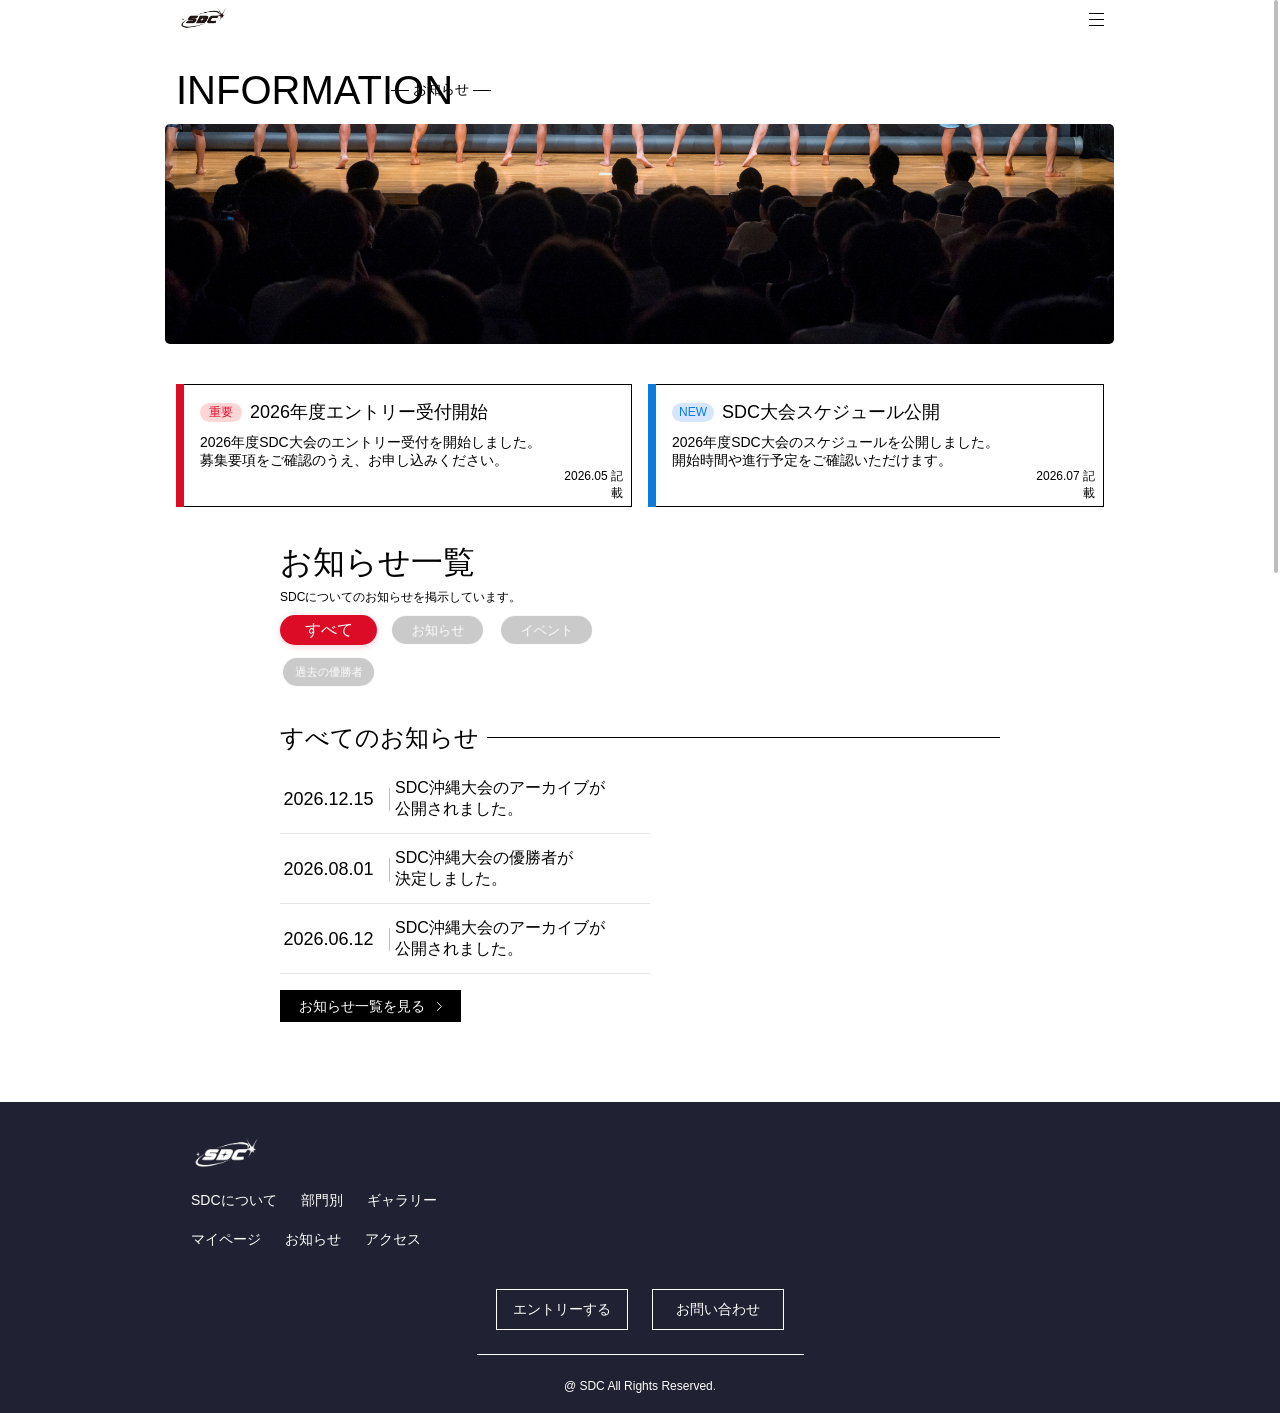
<file: pilliod/お知らせ/news.html>
<!doctype html>
<html lang="ja">
  <head>
    <meta charset="UTF-8" />
    <meta name="viewport" content="width=device-width, initial-scale=1.0" />
    <meta
      name="description"
      content="SDCの大会情報、イベント、過去の優勝者に関するお知らせをご案内します。"
    />
    <title>お知らせ | SDC</title>
    <link rel="stylesheet" href="css/style.css" />
  </head>
  <body>
    <div class="overlay-scrollbar" aria-hidden="true">
      <div class="overlay-scrollbar__thumb"></div>
    </div>
    <header class="site-header">
      <div class="header-bar">
        <a class="header-logo" href="#" aria-label="SDC ホーム">
          <img src="images/1261c.png" alt="SDC" />
        </a>
        <button
          class="menu-button"
          type="button"
          aria-label="メニューを開く"
          aria-expanded="false"
          aria-controls="global-menu"
        >
          <span></span>
          <span></span>
          <span></span>
        </button>
      </div>

      <nav class="drawer" id="global-menu" aria-label="グローバルナビゲーション" aria-hidden="true">
        <a href="#about">SDCについて</a>
        <a href="../index.html">
           部門別
        </a>
        <a href="#gallery">ギャラリー</a>
        <a href="#mypage">マイページ</a>
        <a href="#news">お知らせ</a>
        <a href="../問い合わせ/Inquiry.html">
           問い合わせ
        </a>
      </nav>

      <div class="page-title">
        <h1>INFORMATION</h1>
        <p>
          <img src="images/bc0ef.svg" alt="" />
          お知らせ
          <img src="images/bc0ef.svg" alt="" />
        </p>
      </div>
      <div class="hero-image">
        <img src="images/26fd7.png" alt="SDC大会会場の観客席" />
      </div>
    </header>

    <main>
      <section class="featured-news" aria-label="注目のお知らせ">
        <article class="feature-card feature-card--important">
          <div class="feature-card__body">
            <div class="feature-card__heading">
              <span class="badge badge--important">重要</span>
              <h2>2026年度エントリー受付開始</h2>
            </div>
            <p>
              2026年度SDC大会のエントリー受付を開始しました。<br />
              募集要項をご確認のうえ、お申し込みください。
            </p>
            <time datetime="2026-05">2026.05 記載</time>
          </div>
        </article>

        <article class="feature-card feature-card--new">
          <div class="feature-card__body">
            <div class="feature-card__heading">
              <span class="badge badge--new">NEW</span>
              <h2>SDC大会スケジュール公開</h2>
            </div>
            <p>
              2026年度SDC大会のスケジュールを公開しました。<br />
              開始時間や進行予定をご確認いただけます。
            </p>
            <time datetime="2026-07">2026.07 記載</time>
          </div>
        </article>
      </section>

      <section class="news-section" id="news">
        <header class="news-intro">
          <h2>お知らせ一覧</h2>
          <p>SDCについてのお知らせを掲示しています。</p>
        </header>

        <div class="filters" role="group" aria-label="お知らせの絞り込み">
          <button class="filter is-active" type="button" data-filter="all" aria-pressed="true">
            すべて
          </button>
          <button class="filter" type="button" data-filter="notice" aria-pressed="false">
            お知らせ
          </button>
          <button class="filter" type="button" data-filter="event" aria-pressed="false">
            イベント
          </button>
          <button class="filter" type="button" data-filter="archive" aria-pressed="false">
            過去の優勝者
          </button>
        </div>

        <div class="news-list-wrap">
          <div class="section-heading">
            <h3 id="list-title">すべてのお知らせ</h3>
            <img src="images/61fc2.svg" alt="" />
          </div>
          <div class="news-list" id="news-list" aria-live="polite">
            <a class="news-item" href="#" data-category="notice">
              <time datetime="2026-12-15">2026.12.15</time>
              <img class="news-item__divider" src="images/c661d.svg" alt="" />
              <span>SDC沖縄大会のアーカイブが<br />公開されました。</span>
              <img class="news-item__line" src="images/0e776.svg" alt="" />
            </a>
            <a class="news-item" href="#" data-category="archive">
              <time datetime="2026-08-01">2026.08.01</time>
              <img class="news-item__divider" src="images/c661d.svg" alt="" />
              <span>SDC沖縄大会の優勝者が<br />決定しました。</span>
              <img class="news-item__line" src="images/0e776.svg" alt="" />
            </a>
            <a class="news-item" href="#" data-category="event">
              <time datetime="2026-06-12">2026.06.12</time>
              <img class="news-item__divider" src="images/c661d.svg" alt="" />
              <span>SDC沖縄大会のアーカイブが<br />公開されました。</span>
              <img class="news-item__line" src="images/0e776.svg" alt="" />
            </a>
          </div>
          <a class="more-link" href="#">
            お知らせ一覧を見る
            <img src="images/1cf8b.svg" alt="" />
          </a>
        </div>
      </section>
    </main>

    <footer class="site-footer">
      <div class="footer-inner">
        <a class="footer-logo" href="#" aria-label="SDC ホーム">
          <img src="images/7834b.png" alt="SDC" />
        </a>
        <nav class="footer-nav" aria-label="フッターナビゲーション">
          <a href="#about">SDCについて</a>
          <a href="#department">部門別</a>
          <a href="#gallery">ギャラリー</a>
          <a href="#mypage">マイページ</a>
          <a href="#news">お知らせ</a>
          <a href="#access">アクセス</a>
        </nav>
        <div class="footer-actions">
          <a href="#entry">エントリーする</a>
          <a href="#contact">お問い合わせ</a>
        </div>
        <img class="footer-rule" src="images/17d75.svg" alt="" />
        <p class="copyright">@ SDC All Rights Reserved.</p>
      </div>
    </footer>
    <script src="js/script.js"></script>
  </body>
</html>
</file>
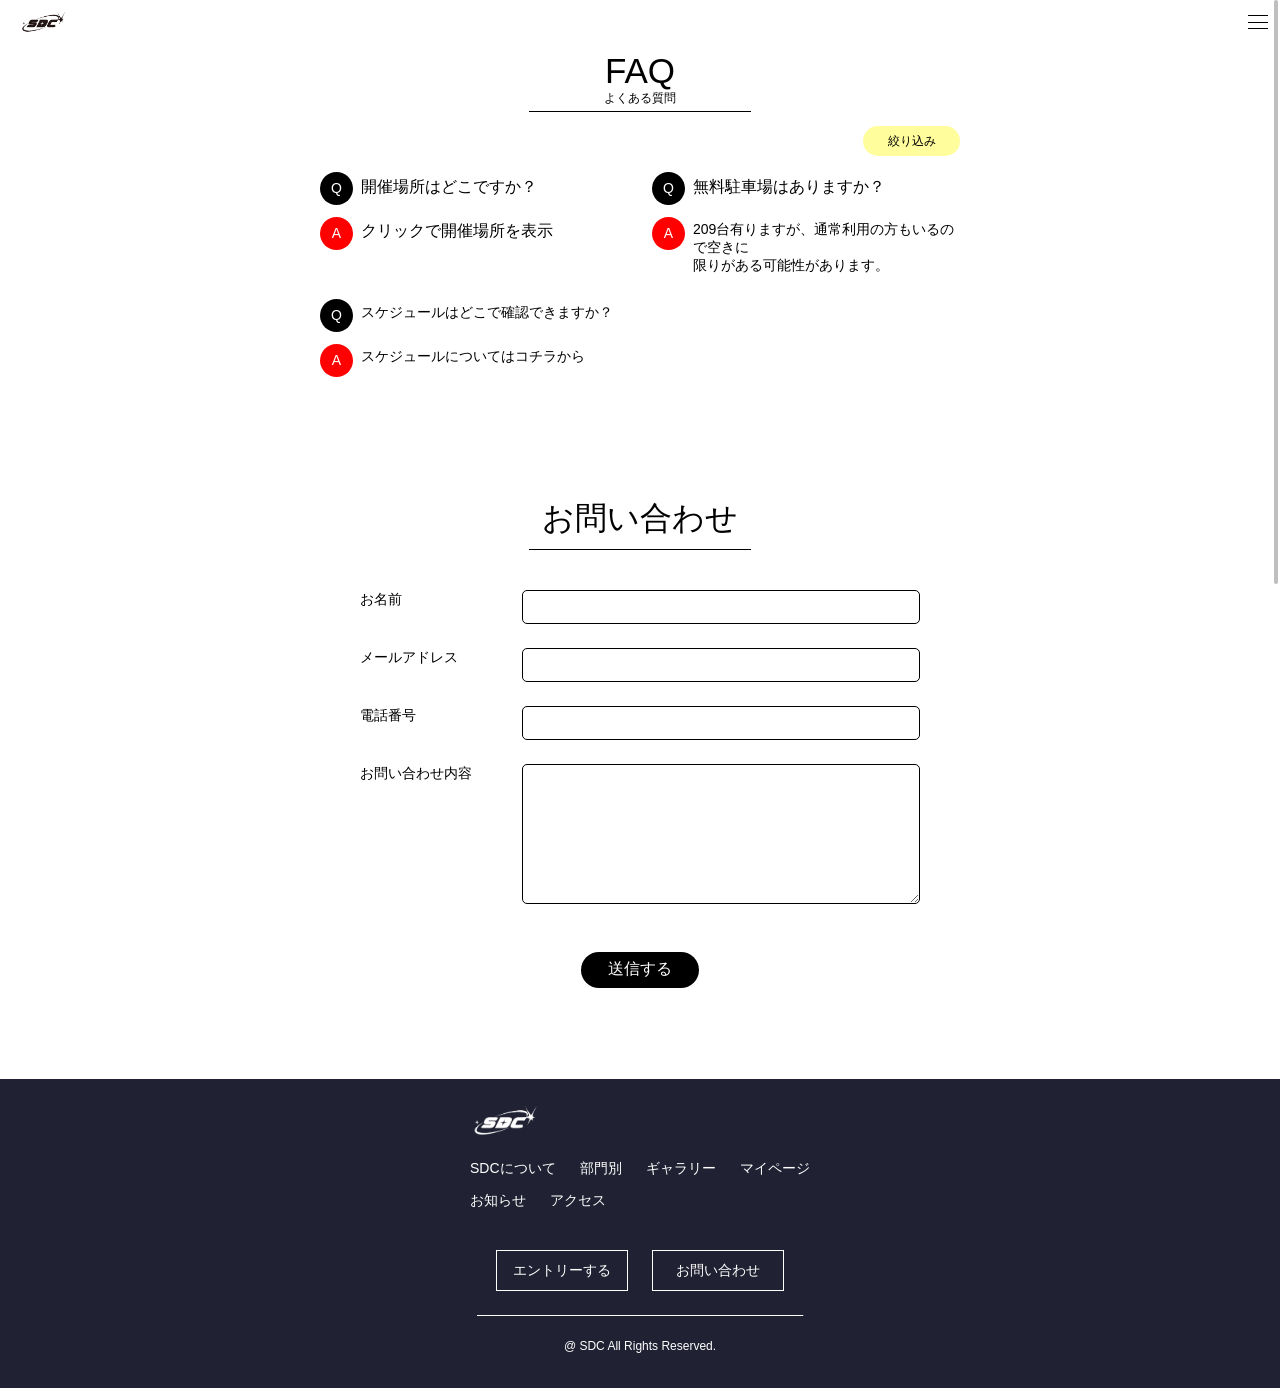
<file: pilliod/問い合わせ/Inquiry.html>
<!doctype html>
<html lang="ja">
  <head>
    <meta charset="UTF-8" />
    <meta name="viewport" content="width=device-width, initial-scale=1.0" />
    <title>FAQ・お問い合わせ | SDC</title>
    <link rel="stylesheet" href="css/style.css" />
  </head>
  <body>
    <header class="site-header">
      <a
        class="header-home"
        role="link"
        tabindex="0"
        aria-label="SDC ホーム"
        aria-disabled="true"
        title="リンク先未設定"
        data-unconfigured-label="SDC ホーム"
      >
        <img class="header-logo" src="images/1261c.png" alt="SDC" />
      </a>
      <button
        class="menu-button"
        type="button"
        aria-label="メニューを開く"
        aria-expanded="false"
        aria-controls="global-menu"
        data-menu-button
      >
        <span class="menu-icon" aria-hidden="true">
          <span class="menu-icon__line"></span>
          <span class="menu-icon__line"></span>
          <span class="menu-icon__line"></span>
        </span>
      </button>
      <nav
        class="menu-panel"
        id="global-menu"
        aria-label="メインメニュー"
        aria-hidden="true"
        data-menu
        inert
      >
        <a
          role="link"
          tabindex="0"
          aria-disabled="true"
          title="リンク先未設定"
          data-unconfigured-label="SDCについて"
          >SDCについて</a
        >
        <a href="../index.html">
           部門別
        </a>
        <a
          role="link"
          tabindex="0"
          aria-disabled="true"
          title="リンク先未設定"
          data-unconfigured-label="ギャラリー"
          >ギャラリー</a
        >
        <a
          role="link"
          tabindex="0"
          aria-disabled="true"
          title="リンク先未設定"
          data-unconfigured-label="マイページ"
          >マイページ</a
        >
        <a href="../お知らせ/news.html">
           お知らせ
        </a>
        <a
          role="link"
          tabindex="0"
          aria-disabled="true"
          title="リンク先未設定"
          data-unconfigured-label="アクセス"
          >アクセス</a
        >
      </nav>
    </header>

    <main>
      <h1 class="page-title">FAQ</h1>
      <div class="page-subtitle">
        <span>よくある質問</span>
        <img src="images/a4128.svg" alt="" />
      </div>

      <section class="faq-section" id="faq" aria-label="よくある質問">
        <div class="faq-toolbar">
          <button
            class="filter-button"
            type="button"
            aria-expanded="false"
            aria-controls="faq-question-sheet"
            data-filter-button
          >
            絞り込み
          </button>
        </div>

        <div class="faq-list">
          <article class="faq-item">
            <div class="faq-row">
              <span class="marker" aria-hidden="true">
                <img src="images/9efcd.svg" alt="" />
                <span>Q</span>
              </span>
              <h2 class="question-text">開催場所はどこですか？</h2>
            </div>
            <div class="faq-row" data-answer>
              <span class="marker" aria-hidden="true">
                <img src="images/e1288.svg" alt="" />
                <span>A</span>
              </span>
              <button
                class="location-answer"
                type="button"
                aria-disabled="true"
                title="開催場所情報未設定"
                data-unconfigured-label="開催場所の表示"
              >
                クリックで開催場所を表示
              </button>
            </div>
          </article>

          <article class="faq-item">
            <div class="faq-row">
              <span class="marker" aria-hidden="true">
                <img src="images/22210.svg" alt="" />
                <span>Q</span>
              </span>
              <h2 class="question-text">無料駐車場はありますか？</h2>
            </div>
            <div class="faq-row" data-answer>
              <span class="marker" aria-hidden="true">
                <img src="images/8cc60.svg" alt="" />
                <span>A</span>
              </span>
              <p class="answer-text">
                209台有りますが、通常利用の方もいるので空きに<br />限りがある可能性があります。
              </p>
            </div>
          </article>

          <article class="faq-item">
            <div class="faq-row">
              <span class="marker" aria-hidden="true">
                <img src="images/3a028.svg" alt="" />
                <span>Q</span>
              </span>
              <h2 class="question-text">スケジュールはどこで確認できますか？</h2>
            </div>
            <div class="faq-row" data-answer>
              <span class="marker" aria-hidden="true">
                <img src="images/4d90b.svg" alt="" />
                <span>A</span>
              </span>
              <p class="answer-text">スケジュールについてはコチラから</p>
            </div>
          </article>
        </div>
      </section>

      <section class="contact-section" id="contact" aria-labelledby="contact-title">
        <div class="contact-heading">
          <h2 id="contact-title">お問い合わせ</h2>
          <img src="images/a4128.svg" alt="" />
        </div>

        <form class="contact-form" data-contact-form>
          <div class="form-fields">
            <div class="field">
              <label for="name">お名前</label>
              <input id="name" name="name" autocomplete="name" required />
            </div>
            <div class="field">
              <label for="email">メールアドレス</label>
              <input id="email" name="email" type="email" autocomplete="email" required />
            </div>
            <div class="field">
              <label for="tel">電話番号</label>
              <input id="tel" name="tel" type="tel" autocomplete="tel" required />
            </div>
            <div class="field">
              <label for="message">お問い合わせ内容</label>
              <textarea id="message" name="message" required></textarea>
            </div>
          </div>
          <button class="submit-button" type="submit">送信する</button>
          <p class="form-status" role="status" aria-live="polite" data-form-status></p>
        </form>
      </section>
    </main>

    <div class="faq-sheet" id="faq-question-sheet" aria-hidden="true" data-faq-sheet inert>
      <button
        class="faq-sheet__backdrop"
        type="button"
        tabindex="-1"
        aria-label="質問一覧を閉じる"
        data-faq-sheet-close
      ></button>
      <section
        class="faq-sheet__panel"
        role="dialog"
        aria-modal="true"
        aria-labelledby="faq-sheet-title"
      >
        <header class="faq-sheet__header">
          <h2 id="faq-sheet-title">質問一覧</h2>
          <button class="faq-sheet__close" type="button" data-faq-sheet-close>閉じる</button>
        </header>
        <div class="faq-sheet__list" data-faq-sheet-list></div>
      </section>
    </div>

    <footer class="site-footer" id="footer">
      <div class="footer-inner">
        <img class="footer-logo" src="images/7834b.png" alt="SDC" />
        <nav class="footer-nav" aria-label="フッターメニュー">
          <a
            role="link"
            tabindex="0"
            aria-disabled="true"
            title="リンク先未設定"
            data-unconfigured-label="SDCについて"
            >SDCについて</a
          >
          <a
            role="link"
            tabindex="0"
            aria-disabled="true"
            title="リンク先未設定"
            data-unconfigured-label="部門別"
            >部門別</a
          >
          <a
            role="link"
            tabindex="0"
            aria-disabled="true"
            title="リンク先未設定"
            data-unconfigured-label="ギャラリー"
            >ギャラリー</a
          >
          <a
            role="link"
            tabindex="0"
            aria-disabled="true"
            title="リンク先未設定"
            data-unconfigured-label="マイページ"
            >マイページ</a
          >
          <a
            role="link"
            tabindex="0"
            aria-disabled="true"
            title="リンク先未設定"
            data-unconfigured-label="お知らせ"
            >お知らせ</a
          >
          <a
            role="link"
            tabindex="0"
            aria-disabled="true"
            title="リンク先未設定"
            data-unconfigured-label="アクセス"
            >アクセス</a
          >
        </nav>
        <div class="footer-actions">
          <a
            role="link"
            tabindex="0"
            aria-disabled="true"
            title="リンク先未設定"
            data-unconfigured-label="エントリー"
            >エントリーする</a
          >
          <a href="#contact">お問い合わせ</a>
        </div>
        <div class="footer-line-slot" aria-hidden="true">
          <img src="images/17d75.svg" alt="" />
        </div>
        <p class="copyright">@ SDC All Rights Reserved.</p>
      </div>
    </footer>

    <p class="visually-hidden" aria-live="polite" data-interaction-status></p>
    <script src="js/script.js"></script>
  </body>
</html>
</file>
<file: pilliod/お知らせ/css/style.css>
@font-face {
  font-family: "Inter:Regular";
  font-style: normal;
  font-weight: 400;
  src: url("https://static.figma.com/font/Inter_1") format("woff2");
}

@font-face {
  font-family: "Noto Sans JP:Medium";
  font-style: normal;
  font-weight: 500;
  src: url("https://static.figma.com/font/NotoSansJP-VF_2") format("woff2");
}

@font-face {
  font-family: "Noto Sans JP:Regular";
  font-style: normal;
  font-weight: 400;
  src: url("https://static.figma.com/font/NotoSansJP-VF_2") format("woff2");
}

@font-face {
  font-family: "Oswald:Medium";
  font-style: normal;
  font-weight: 500;
  src: url("https://static.figma.com/font/Oswald_wght__2") format("woff2");
}

@font-face {
  font-family: "Oswald:Regular";
  font-style: normal;
  font-weight: 400;
  src: url("https://static.figma.com/font/Oswald_wght__2") format("woff2");
}

@font-face {
  font-family: "Zen Maru Gothic:Regular";
  font-style: normal;
  font-weight: 400;
  src: url("https://static.figma.com/font/ZenMaruGothic-Regular_2") format("woff2");
}

:root {
  color: #000;
  background: #fff;
  font-family: "Noto Sans JP:Regular", sans-serif;
  font-synthesis: none;
}

* {
  box-sizing: border-box;
}

html {
  scroll-behavior: smooth;
  scrollbar-width: none;
  -ms-overflow-style: none;
}

html::-webkit-scrollbar,
body::-webkit-scrollbar {
  width: 0;
  height: 0;
}

body {
  min-width: 320px;
  margin: 0;
  background: #fff;
}

.overlay-scrollbar {
  position: fixed;
  z-index: 100;
  top: 0;
  right: 2px;
  bottom: 0;
  width: 4px;
  pointer-events: none;
}

.overlay-scrollbar__thumb {
  position: absolute;
  top: 0;
  right: 0;
  width: 4px;
  min-height: 28px;
  border-radius: 999px;
  opacity: 0;
  background: rgb(90 90 90 / 40%);
  transform: translate3d(0, 0, 0);
  transition: opacity 280ms ease;
  will-change: transform, height, opacity;
}

.overlay-scrollbar.is-visible .overlay-scrollbar__thumb {
  opacity: 1;
}

a {
  color: inherit;
  text-decoration: none;
}

button {
  font: inherit;
}

.site-header {
  position: relative;
}

.header-bar {
  display: flex;
  width: 100%;
  height: 44px;
  align-items: flex-start;
  justify-content: space-between;
  padding: 5px 16px 0 19px;
}

.header-logo {
  display: block;
  width: 49px;
  height: 25px;
  overflow: hidden;
}

.header-logo img {
  display: block;
  width: 50.9px;
  height: 25.1px;
  margin: -0.05px 0 0 -1.4px;
}

.menu-button {
  position: relative;
  z-index: 12;
  display: flex;
  width: 15px;
  height: 13px;
  flex-direction: column;
  justify-content: space-between;
  margin-top: 8px;
  padding: 0;
  border: 0;
  background: transparent;
  cursor: pointer;
}

.menu-button span {
  display: block;
  width: 15px;
  height: 1px;
  background: #000;
  transform-origin: center;
  transition:
    transform 220ms ease,
    opacity 160ms ease;
}

.menu-button[aria-expanded="true"] span:nth-child(1) {
  transform: translateY(6px) rotate(45deg);
}

.menu-button[aria-expanded="true"] span:nth-child(2) {
  opacity: 0;
}

.menu-button[aria-expanded="true"] span:nth-child(3) {
  transform: translateY(-6px) rotate(-45deg);
}

.drawer {
  position: fixed;
  z-index: 19;
  top: 44px;
  right: 16px;
  left: auto;
  display: grid;
  visibility: hidden;
  width: clamp(144px, 44vw, 320px);
  min-height: 0;
  padding: 0;
  overflow: visible;
  background: #202132;
  box-shadow: none;
  color: #fff;
  opacity: 0;
  pointer-events: none;
  transform: translate(12px, -4px);
  transition:
    opacity 220ms ease,
    transform 220ms ease,
    visibility 220ms;
  align-content: start;
}

.drawer.is-open {
  visibility: visible;
  opacity: 1;
  pointer-events: auto;
  transform: translate(0, 0);
}

.drawer a {
  display: flex;
  min-height: 56px;
  padding: 0 16px;
  border-bottom: 1px solid #fff;
  color: #fff;
  font-family: "Noto Sans JP:Regular", sans-serif;
  font-size: 16px;
  font-weight: 400;
  align-items: center;
}

.drawer a:last-child {
  border-bottom: 1px solid #fff;
}

.drawer a:hover,
.drawer a:focus-visible {
  background: rgb(255 255 255 / 10%);
}


.drawer a:hover,
.drawer a:focus-visible {
  background: rgb(255 255 255 / 10%);
}

.page-title {
  display: flex;
  height: 44px;
  align-items: center;
  gap: 12px;
  margin-top: 24px;
  padding: 0 16px;
  white-space: nowrap;
}

.page-title h1 {
  width: 203px;
  margin: 0;
  font-family: "Oswald:Regular", sans-serif;
  font-size: 40px;
  font-weight: 400;
  line-height: normal;
}

.page-title p {
  display: flex;
  align-items: center;
  gap: 4px;
  margin: 0;
  font-family: "Noto Sans JP:Regular", sans-serif;
  font-size: 14px;
  font-weight: 400;
  line-height: normal;
}

.page-title p img {
  display: block;
  width: 18px;
  height: 1px;
}

.hero-image {
  position: relative;
  height: 110px;
  margin: 12px 6px 0 5px;
  overflow: hidden;
  border-radius: 5px;
}

.hero-image > img {
  position: absolute;
  top: 50%;
  left: -8.03%;
  display: block;
  width: 112.44%;
  height: auto;
  max-width: none;
  transform: translateY(-73%);
}

main {
  padding-top: 40px;
}

.featured-news,
.news-section {
  margin-right: 16px;
  margin-left: 16px;
}

.feature-card {
  position: relative;
  height: 123px;
  margin-bottom: 12px;
  border: 1px solid #000;
}

.feature-card:last-child {
  margin-bottom: 0;
}

.feature-card::before {
  position: absolute;
  inset: -1px auto -1px -1px;
  width: 7.8px;
  content: "";
}

.feature-card--important::before {
  background: #dc0c27;
}

.feature-card--new::before {
  background: #0c7bdc;
}

.feature-card__body {
  position: relative;
  height: 100%;
  padding: 15px 8px 0 23px;
}

.feature-card__heading {
  display: flex;
  height: 24px;
  align-items: center;
  gap: 8px;
}

.feature-card h2 {
  margin: 0;
  font-family: "Noto Sans JP:Medium", sans-serif;
  font-size: 18px;
  font-weight: 500;
  line-height: normal;
  white-space: nowrap;
}

.badge {
  display: flex;
  width: 42px;
  height: 19px;
  flex: 0 0 42px;
  align-items: center;
  justify-content: center;
  border-radius: 9.5px;
  font-size: 12px;
  line-height: normal;
}

.badge--important {
  color: #dc0c27;
  background: #ffd6d6;
  font-family: "Noto Sans JP:Medium", sans-serif;
  font-weight: 500;
}

.badge--new {
  color: #0c7bdc;
  background: #d6e6ff;
  font-family: "Noto Sans JP:Medium", sans-serif;
  font-weight: 500;
}

.feature-card p {
  margin: 10px 0 0;
  font-family: "Zen Maru Gothic:Regular", sans-serif;
  font-size: 14px;
  font-weight: 400;
  line-height: normal;
}

.feature-card time {
  position: absolute;
  right: 8px;
  bottom: 4px;
  width: 67px;
  font-family: "Zen Maru Gothic:Regular", sans-serif;
  font-size: 12px;
  font-weight: 400;
  line-height: normal;
  text-align: right;
}

.news-section {
  margin-top: 34px;
}

.news-intro h2 {
  margin: 0;
  font-family: "Noto Sans JP:Regular", sans-serif;
  font-size: 32px;
  font-weight: 400;
  line-height: normal;
}

.news-intro p {
  margin: 4px 0 0;
  font-family: "Zen Maru Gothic:Regular", sans-serif;
  font-size: 12px;
  line-height: normal;
}

.filters {
  display: flex;
  width: 315px;
  flex-wrap: wrap;
  gap: 12px;
  margin-top: 9px;
}

.filter {
  position: relative;
  width: 97px;
  height: 30px;
  padding: 0;
  border: 0;
  border-radius: 30px;
  color: #fff;
  background: #cacaca;
  font-family: "Noto Sans JP:Regular", sans-serif;
  font-size: 14px;
  font-weight: 400;
  line-height: 30px;
  text-align: center;
  transform: scale(0.94);
  transform-origin: center;
  transition:
    transform 180ms ease,
    background-color 180ms ease,
    box-shadow 180ms ease;
  cursor: pointer;
  will-change: transform;
}

.filter:first-child {
  font-size: 16px;
}

.filter:last-child {
  font-size: 12px;
}

.filter.is-active {
  z-index: 1;
  background: #dc0c27;
  box-shadow: 0 2px 6px rgb(220 12 39 / 18%);
  transform: scale(1);
}

.filter:focus-visible {
  outline: 2px solid #dc0c27;
  outline-offset: 3px;
}

.news-list-wrap {
  margin-top: 36px;
}

.section-heading {
  display: flex;
  height: 29px;
  align-items: center;
  gap: 8px;
}

.section-heading h3 {
  width: auto;
  flex: 0 0 auto;
  margin: 0;
  font-family: "Noto Sans JP:Regular", sans-serif;
  font-size: 24px;
  font-weight: 400;
  line-height: normal;
  white-space: nowrap;
}

.section-heading img {
  display: block;
  width: auto;
  height: 1px;
  min-width: 0;
  flex: 1;
}

.news-list {
  min-height: 210px;
  margin-top: 12px;
}

.news-item {
  position: relative;
  display: flex;
  height: 70px;
  align-items: center;
}

.news-item[hidden] {
  display: none;
}

.news-item time {
  width: 97px;
  flex: 0 0 97px;
  font-family: "Noto Sans JP:Regular", sans-serif;
  font-size: 18px;
  font-weight: 400;
  line-height: normal;
  text-align: center;
  white-space: nowrap;
}

.news-item__divider {
  display: block;
  width: 24px;
  height: 1px;
  flex: 0 0 24px;
  transform: rotate(90deg);
}

.news-item > span {
  margin-left: -6px;
  font-family: "Zen Maru Gothic:Regular", sans-serif;
  font-size: 16px;
  font-weight: 400;
  line-height: normal;
  white-space: nowrap;
}

.news-item__line {
  position: absolute;
  right: 0;
  bottom: 0;
  left: 0;
  display: block;
  width: 370px;
  height: 1px;
}

.more-link {
  display: flex;
  width: 181px;
  height: 32px;
  align-items: center;
  justify-content: center;
  gap: 12px;
  margin-top: 16px;
  color: #fff;
  background: #000;
  font-family: "Noto Sans JP:Regular", sans-serif;
  font-size: 14px;
  font-weight: 400;
  line-height: 1.5;
}

.more-link img {
  display: block;
  width: 5.2px;
  height: 9px;
}

.site-footer {
  margin-top: 80px;
  color: #fff;
  background: #202132;
}

.footer-inner {
  min-height: 309px;
  padding: 34px 31px 20px;
}

.footer-logo {
  display: block;
  width: 71px;
  height: 32px;
}

.footer-logo img {
  display: block;
  width: 71px;
  height: 32px;
  object-fit: cover;
}

.footer-nav {
  display: flex;
  width: 337px;
  flex-wrap: wrap;
  gap: 21px 24px;
  margin-top: 24px;
}

.footer-nav a {
  font-family: "Noto Sans JP:Regular", sans-serif;
  font-size: 14px;
  font-weight: 400;
  line-height: normal;
  white-space: nowrap;
}

.footer-actions {
  display: flex;
  justify-content: center;
  gap: 24px;
  margin-top: 40px;
}

.footer-actions a {
  display: flex;
  width: 132px;
  height: 41px;
  align-items: center;
  justify-content: center;
  border: 1px solid #fff;
  font-family: "Noto Sans JP:Regular", sans-serif;
  font-size: 14px;
  font-weight: 400;
}

.footer-rule {
  display: block;
  width: 327px;
  height: 1px;
  margin: 24px auto 0;
}

.copyright {
  margin: 24px 0 0;
  font-family: "Noto Sans JP:Regular", sans-serif;
  font-size: 12px;
  font-weight: 400;
  line-height: normal;
  text-align: center;
}

@media (min-width: 768px) {
  .site-header,
  main,
  .footer-inner {
    max-width: 960px;
    margin-right: auto;
    margin-left: auto;
  }

  .hero-image {
    height: 220px;
  }

  .hero-image > img {
    top: 50%;
    transform: translateY(-68%);
  }

  .featured-news {
    display: grid;
    grid-template-columns: repeat(2, minmax(0, 1fr));
    gap: 16px;
  }

  .feature-card {
    margin-bottom: 0;
  }

  .news-section {
    max-width: 720px;
    margin-right: auto;
    margin-left: auto;
  }

  .site-footer {
    padding: 0 max(0px, calc((100vw - 960px) / 2));
  }

  .footer-inner {
    min-height: 309px;
  }
}

@media (max-width: 401px) {
  .page-title {
    gap: 8px;
    padding-right: 10px;
    padding-left: 12px;
  }

  .page-title h1 {
    width: auto;
    font-size: clamp(34px, 10vw, 40px);
  }

  .page-title p {
    font-size: 12px;
  }

  .page-title p img {
    width: 13px;
  }

  .feature-card h2 {
    font-size: 15px;
  }

  .feature-card p {
    font-size: 12px;
  }

  .section-heading h3 {
    width: auto;
    flex-basis: auto;
  }

  .section-heading img {
    width: auto;
    min-width: 0;
    flex: 1;
  }

  .news-item time {
    width: 91px;
    flex-basis: 91px;
    font-size: 15px;
  }

  .news-item > span {
    font-size: 13px;
  }

  .news-item__line {
    width: 100%;
  }

  .footer-inner {
    padding-right: 20px;
    padding-left: 20px;
  }

  .footer-nav {
    width: 100%;
  }

  .footer-actions {
    justify-content: center;
    gap: 12px;
    padding-left: 0;
  }

  .footer-rule {
    width: 100%;
  }
}

@media (max-width: 359px) {
  .filters {
    width: 100%;
  }

  .filter {
    width: calc((100% - 24px) / 3);
  }

  .feature-card__heading {
    gap: 6px;
  }

  .feature-card h2 {
    font-size: 14px;
  }

  .badge {
    width: 38px;
    flex-basis: 38px;
  }

  .news-item > span {
    font-size: 12px;
  }
}

@media (prefers-reduced-motion: reduce) {
  .filter,
  .overlay-scrollbar__thumb,
  .menu-button span,
  .drawer,
  .drawer a {
    transition: none;
  }
}
</file>
<file: pilliod/問い合わせ/css/style.css>
@font-face {
  font-family: "Inter:Regular";
  src: url("https://static.figma.com/font/Inter_1") format("woff2");
  font-style: normal;
  font-weight: 400;
}

@font-face {
  font-family: "Noto Sans JP:Light";
  src: url("https://static.figma.com/font/NotoSansJP-VF_2") format("woff2");
  font-style: normal;
  font-weight: 300;
}

@font-face {
  font-family: "Noto Sans JP:Regular";
  src: url("https://static.figma.com/font/NotoSansJP-VF_2") format("woff2");
  font-style: normal;
  font-weight: 400;
}

@font-face {
  font-family: "Oswald:Regular";
  src: url("https://static.figma.com/font/Oswald_wght__2") format("woff2");
  font-style: normal;
  font-weight: 400;
}

@font-face {
  font-family: "Zen Maru Gothic:Regular";
  src: url("https://static.figma.com/font/ZenMaruGothic-Regular_2") format("woff2");
  font-style: normal;
  font-weight: 400;
}

:root {
  color: #000;
  background: #fff;
  font-family: "Noto Sans JP:Regular", sans-serif;
  font-synthesis: none;
}

* {
  box-sizing: border-box;
}

html {
  scroll-behavior: smooth;
  max-width: 100%;
  overflow-x: clip;
  -webkit-text-size-adjust: 100%;
  text-size-adjust: 100%;
}

body {
  margin: 0;
  min-width: 0;
  max-width: 100%;
  overflow-x: clip;
  background: #fff;
}

img {
  max-width: 100%;
}

button,
input,
textarea {
  color: inherit;
  font: inherit;
}

button,
a {
  -webkit-tap-highlight-color: transparent;
}

button:focus-visible,
a:focus-visible,
input:focus-visible,
textarea:focus-visible {
  outline: 2px solid #ff0101;
  outline-offset: 3px;
}

[hidden] {
  display: none !important;
}

.visually-hidden {
  position: fixed;
  width: 1px;
  height: 1px;
  padding: 0;
  margin: -1px;
  overflow: hidden;
  clip: rect(0 0 0 0);
  clip-path: inset(50%);
  white-space: nowrap;
  border: 0;
}

#faq,
#contact,
#footer {
  scroll-margin-top: 56px;
}

html.has-overlay-scrollbar {
  scrollbar-width: none;
}

html.has-overlay-scrollbar::-webkit-scrollbar {
  width: 0;
  height: 0;
}

.overlay-scrollbar {
  position: fixed;
  z-index: 10000;
  top: 0;
  right: 2px;
  bottom: 0;
  width: 4px;
  pointer-events: none;
  opacity: 0;
  transition: opacity 220ms ease;
}

.overlay-scrollbar.is-visible {
  opacity: 1;
}

.overlay-scrollbar__thumb {
  position: absolute;
  top: 0;
  right: 0;
  width: 4px;
  min-height: 32px;
  border-radius: 999px;
  background: rgb(96 96 96 / 40%);
  transform: translate3d(0, 0, 0);
  will-change: height, transform;
}

@media (prefers-reduced-motion: reduce) {
  .overlay-scrollbar {
    transition: none;
  }
}

.site-header {
  position: sticky;
  top: 0;
  z-index: 10;
  height: 44px;
  background: #fff;
}

.header-home {
  position: absolute;
  top: 0;
  left: 0;
  display: block;
  width: 88px;
  height: 44px;
}

.header-logo {
  position: absolute;
  top: 9px;
  left: 19px;
  width: 49px;
  height: 25px;
  object-fit: cover;
}

.menu-button {
  position: absolute;
  top: 0;
  right: 0;
  display: grid;
  place-items: center;
  width: 44px;
  height: 44px;
  padding: 0;
  border: 0;
  background: transparent;
  cursor: pointer;
}

.menu-icon {
  position: relative;
  display: block;
  width: 20px;
  height: 14px;
}

.menu-icon__line {
  position: absolute;
  left: 0;
  display: block;
  width: 20px;
  height: 1px;
  background: #000;
  transform-origin: center;
  transition:
    top 220ms ease,
    opacity 180ms ease,
    transform 220ms ease;
}

.menu-icon__line:nth-child(1) {
  top: 0;
}

.menu-icon__line:nth-child(2) {
  top: 6.5px;
}

.menu-icon__line:nth-child(3) {
  top: 13px;
}

.menu-button[aria-expanded="true"] .menu-icon__line:nth-child(1) {
  top: 6.5px;
  transform: rotate(45deg);
}

.menu-button[aria-expanded="true"] .menu-icon__line:nth-child(2) {
  opacity: 0;
}

.menu-button[aria-expanded="true"] .menu-icon__line:nth-child(3) {
  top: 6.5px;
  transform: rotate(-45deg);
}

.menu-panel {
  position: absolute;
  top: 44px;
  right: 0;
  width: min(43vw, 240px);
  max-height: calc(100dvh - 44px);
  overflow-y: auto;
  border: 0;
  background: #202132;
  opacity: 0;
  visibility: hidden;
  pointer-events: none;
  transform: translate3d(0, -8px, 0);
  transition:
    opacity 220ms ease,
    visibility 0s linear 220ms,
    transform 220ms ease;
}

.menu-panel.is-open {
  opacity: 1;
  visibility: visible;
  pointer-events: auto;
  transform: translate3d(0, 0, 0);
  transition-delay: 0s;
}

.menu-panel a {
  display: flex;
  align-items: center;
  min-height: 54px;
  padding: 0 18px;
  border-bottom: 1px solid #fff;
  color: #fff;
  font-family: "Noto Sans JP:Regular", sans-serif;
  font-size: 15px;
  line-height: 1.4;
  text-decoration: none;
}

.menu-panel a:last-child {
  border-bottom: 0;
}

@media (prefers-reduced-motion: reduce) {
  .menu-icon__line,
  .menu-panel {
    transition: none;
  }
}

.page-title {
  margin: 7px 0 0;
  font-family: "Oswald:Regular", sans-serif;
  font-size: 35px;
  font-weight: 400;
  line-height: normal;
  text-align: center;
}

.page-subtitle {
  display: flex;
  flex-direction: column;
  align-items: center;
  gap: 4px;
  width: min(222px, calc(100% - 24px));
  margin: -1px auto 0;
  font-family: "Noto Sans JP:Regular", "Inter:Regular", sans-serif;
  font-size: 12px;
  line-height: normal;
  text-align: center;
}

.page-subtitle img,
.contact-heading img {
  display: block;
}

.faq-section {
  width: min(370px, calc(100% - 24px));
  margin: 14px auto 0;
}

.faq-toolbar {
  display: flex;
  justify-content: flex-end;
}

.filter-button {
  position: relative;
  min-width: 97px;
  height: 30px;
  padding: 0 18px;
  border: 0;
  border-radius: 30px;
  background: #fffd9c;
  font-family: "Noto Sans JP:Regular", sans-serif;
  font-size: 12px;
  cursor: pointer;
}

.filter-button::after {
  position: absolute;
  inset: -7px 0;
  content: "";
}

.faq-list {
  display: flex;
  flex-direction: column;
  gap: 24px;
  margin-top: 16px;
}

.faq-item {
  display: flex;
  flex-direction: column;
  gap: 12px;
  scroll-margin-top: 60px;
}

.faq-row {
  display: flex;
  align-items: flex-start;
  gap: 8px;
  min-width: 0;
}

.faq-row:first-child {
  position: relative;
  z-index: 0;
}

.faq-item.is-selected .faq-row:first-child::before {
  position: absolute;
  z-index: -1;
  inset: -6px 0;
  border: 1px solid #e2dc45;
  border-radius: 8px;
  background: #fffd9c;
  content: "";
}

.marker {
  position: relative;
  flex: 0 0 33px;
  width: 33px;
  height: 33px;
}

.marker img {
  display: block;
}

.marker span {
  position: absolute;
  inset: 0;
  display: grid;
  place-items: center;
  color: #fff;
  font-family: "Inter:Regular", sans-serif;
  font-size: 14px;
  line-height: 17px;
}

.question-text {
  margin: 5px 0 0;
  font-family: "Noto Sans JP:Regular", sans-serif;
  font-size: 16px;
  font-weight: 400;
  line-height: normal;
}

.question-text:focus {
  outline: none;
}

.faq-item:last-child .question-text {
  font-size: 14px;
}

.answer-text,
.location-answer {
  min-width: 0;
  margin: 4px 0 0;
  font-family: "Zen Maru Gothic:Regular", sans-serif;
  font-size: 14px;
  line-height: normal;
}

.location-answer {
  position: relative;
  padding: 0;
  border: 0;
  background: transparent;
  font-size: 16px;
  text-align: left;
  cursor: pointer;
}

.location-answer::after {
  position: absolute;
  inset: -6px 0;
  content: "";
}

.contact-section {
  width: min(290px, calc(100% - 32px));
  margin: 120px auto 0;
}

.contact-heading {
  display: flex;
  flex-direction: column;
  align-items: center;
  gap: 8px;
  width: min(222px, 100%);
  margin: 0 auto 40px;
}

.contact-heading h2 {
  width: 100%;
  margin: 0;
  font-family: "Noto Sans JP:Regular", sans-serif;
  font-size: 32px;
  font-weight: 400;
  line-height: normal;
  text-align: center;
}

.contact-form {
  display: flex;
  flex-direction: column;
}

.form-fields {
  display: flex;
  flex-direction: column;
  gap: 24px;
}

.field {
  display: grid;
  grid-template-columns: max-content minmax(0, 154px);
  justify-content: space-between;
  align-items: start;
  gap: 12px;
}

.field label {
  padding-top: 1px;
  font-family: "Noto Sans JP:Light", sans-serif;
  font-size: 14px;
  font-weight: 300;
  line-height: normal;
  white-space: nowrap;
}

.field input,
.field textarea {
  width: 100%;
  min-width: 0;
  height: 18px;
  padding: 1px 5px;
  border: 1px solid #000;
  border-radius: 5px;
  background: #fff;
  font-family: "Noto Sans JP:Regular", sans-serif;
  font-size: 12px;
}

.field textarea {
  height: 112px;
  resize: vertical;
}

.submit-button {
  position: relative;
  align-self: center;
  width: 118px;
  height: 36px;
  margin-top: 48px;
  padding: 7px 16px 8px;
  border: 0;
  border-radius: 30px;
  background: #000;
  color: #fff;
  font-family: "Zen Maru Gothic:Regular", sans-serif;
  font-size: 16px;
  cursor: pointer;
}

.submit-button::after {
  position: absolute;
  inset: -4px 0;
  content: "";
}

.submit-button:hover {
  background: #000;
}

.form-status {
  min-height: 20px;
  margin: 10px 0 -30px;
  font-size: 12px;
  text-align: center;
}

html.has-open-faq-sheet,
body.has-open-faq-sheet {
  overflow: hidden;
}

.faq-sheet {
  position: fixed;
  z-index: 11000;
  inset: 0;
  visibility: hidden;
  pointer-events: none;
  transition: visibility 0s linear 280ms;
}

.faq-sheet.is-open {
  visibility: visible;
  pointer-events: auto;
  transition-delay: 0s;
}

.faq-sheet__backdrop {
  position: absolute;
  inset: 0;
  width: 100%;
  height: 100%;
  padding: 0;
  border: 0;
  background: rgb(0 0 0 / 45%);
  opacity: 0;
  transition: opacity 280ms ease;
}

.faq-sheet.is-open .faq-sheet__backdrop {
  opacity: 1;
}

.faq-sheet__panel {
  position: absolute;
  right: 0;
  bottom: 0;
  left: 0;
  display: flex;
  flex-direction: column;
  width: min(100%, 520px);
  max-height: min(76dvh, 640px);
  margin: 0 auto;
  border-radius: 16px 16px 0 0;
  background: #fff;
  transform: translate3d(0, 100%, 0);
  transition: transform 280ms ease;
}

.faq-sheet.is-open .faq-sheet__panel {
  transform: translate3d(0, 0, 0);
}

.faq-sheet__header {
  display: flex;
  flex: 0 0 auto;
  align-items: center;
  justify-content: space-between;
  min-height: 64px;
  padding: 10px 16px 10px 20px;
  border-bottom: 1px solid #dedede;
}

.faq-sheet__header h2 {
  margin: 0;
  font-family: "Noto Sans JP:Regular", sans-serif;
  font-size: 20px;
  font-weight: 400;
  line-height: normal;
}

.faq-sheet__close {
  min-width: 52px;
  min-height: 44px;
  padding: 0 8px;
  border: 0;
  background: transparent;
  font-family: "Noto Sans JP:Regular", sans-serif;
  font-size: 14px;
  cursor: pointer;
}

.faq-sheet__list {
  min-height: 0;
  padding: 4px 20px calc(20px + env(safe-area-inset-bottom));
  overflow-x: hidden;
  overflow-y: auto;
  overscroll-behavior: contain;
  scrollbar-color: rgb(96 96 96 / 40%) transparent;
  scrollbar-width: thin;
  -webkit-overflow-scrolling: touch;
}

.faq-sheet__list::-webkit-scrollbar {
  width: 4px;
}

.faq-sheet__list::-webkit-scrollbar-track {
  background: transparent;
}

.faq-sheet__list::-webkit-scrollbar-thumb {
  border-radius: 999px;
  background: rgb(96 96 96 / 40%);
}

.faq-sheet__item {
  display: flex;
  align-items: center;
  gap: 12px;
  width: 100%;
  min-height: 64px;
  padding: 10px 0;
  border: 0;
  border-bottom: 1px solid #ededed;
  background: #fff;
  font-family: "Noto Sans JP:Regular", sans-serif;
  font-size: 15px;
  line-height: 1.6;
  text-align: left;
  cursor: pointer;
}

.faq-sheet__item:last-child {
  border-bottom: 0;
}

.faq-sheet__item[aria-current="true"] {
  background: #fffd9c;
}

.faq-sheet__close:focus-visible,
.faq-sheet__item:focus-visible {
  outline-color: #e2dc45;
}

.faq-sheet__item .marker {
  flex: 0 0 33px;
}

@media (prefers-reduced-motion: reduce) {
  .faq-sheet,
  .faq-sheet__backdrop,
  .faq-sheet__panel {
    transition: none;
  }
}

.site-footer {
  min-height: 309px;
  margin-top: 91px;
  padding: 25px 24px 23px;
  background: #202132;
  color: #fff;
}

.footer-inner {
  width: min(340px, 100%);
  margin: 0 auto;
}

.footer-logo {
  display: block;
  width: 71px;
  height: 32px;
  object-fit: cover;
}

.footer-nav {
  display: flex;
  flex-wrap: wrap;
  gap: 14px 24px;
  margin-top: 24px;
}

.footer-nav a {
  position: relative;
  color: #fff;
  font-family: "Noto Sans JP:Regular", sans-serif;
  font-size: 14px;
  text-decoration: none;
  white-space: nowrap;
}

.footer-nav a::after {
  position: absolute;
  inset: -10px -8px;
  content: "";
}

.footer-actions {
  display: flex;
  gap: 24px;
  justify-content: center;
  margin-top: 40px;
}

.footer-actions a {
  position: relative;
  display: grid;
  place-items: center;
  width: 132px;
  height: 41px;
  border: 1px solid #fff;
  color: #fff;
  font-size: 14px;
  text-align: center;
  text-decoration: none;
}

.footer-actions a::after {
  position: absolute;
  inset: -2px 0;
  content: "";
}

.footer-line-slot {
  position: relative;
  width: min(327px, 100%);
  height: 1px;
  margin: 24px auto 0;
  overflow: hidden;
}

.footer-line-slot img {
  position: absolute;
  left: 50%;
  display: block;
  transform: translateX(-50%);
}

.copyright {
  margin: 23px 0 0;
  font-family: "Noto Sans JP:Regular", sans-serif;
  font-size: 12px;
  line-height: normal;
  text-align: center;
}

@media (max-width: 360px) {
  .faq-section {
    width: calc(100% - 24px);
  }

  .question-text,
  .location-answer {
    font-size: 14px;
  }

  .footer-actions {
    gap: 16px;
  }

  .footer-actions a {
    width: min(132px, calc(50vw - 32px));
  }
}

@media (min-width: 720px) {
  .faq-section {
    width: min(640px, calc(100% - 64px));
  }

  .faq-list {
    display: grid;
    grid-template-columns: repeat(2, minmax(0, 1fr));
    align-items: start;
  }

  .faq-item:last-child {
    grid-column: 1 / -1;
  }

  .contact-section {
    width: min(560px, calc(100% - 64px));
  }

  .field {
    grid-template-columns: 150px minmax(0, 1fr);
  }

  .field input {
    height: 34px;
  }

  .field textarea {
    height: 140px;
  }
}
</file>
